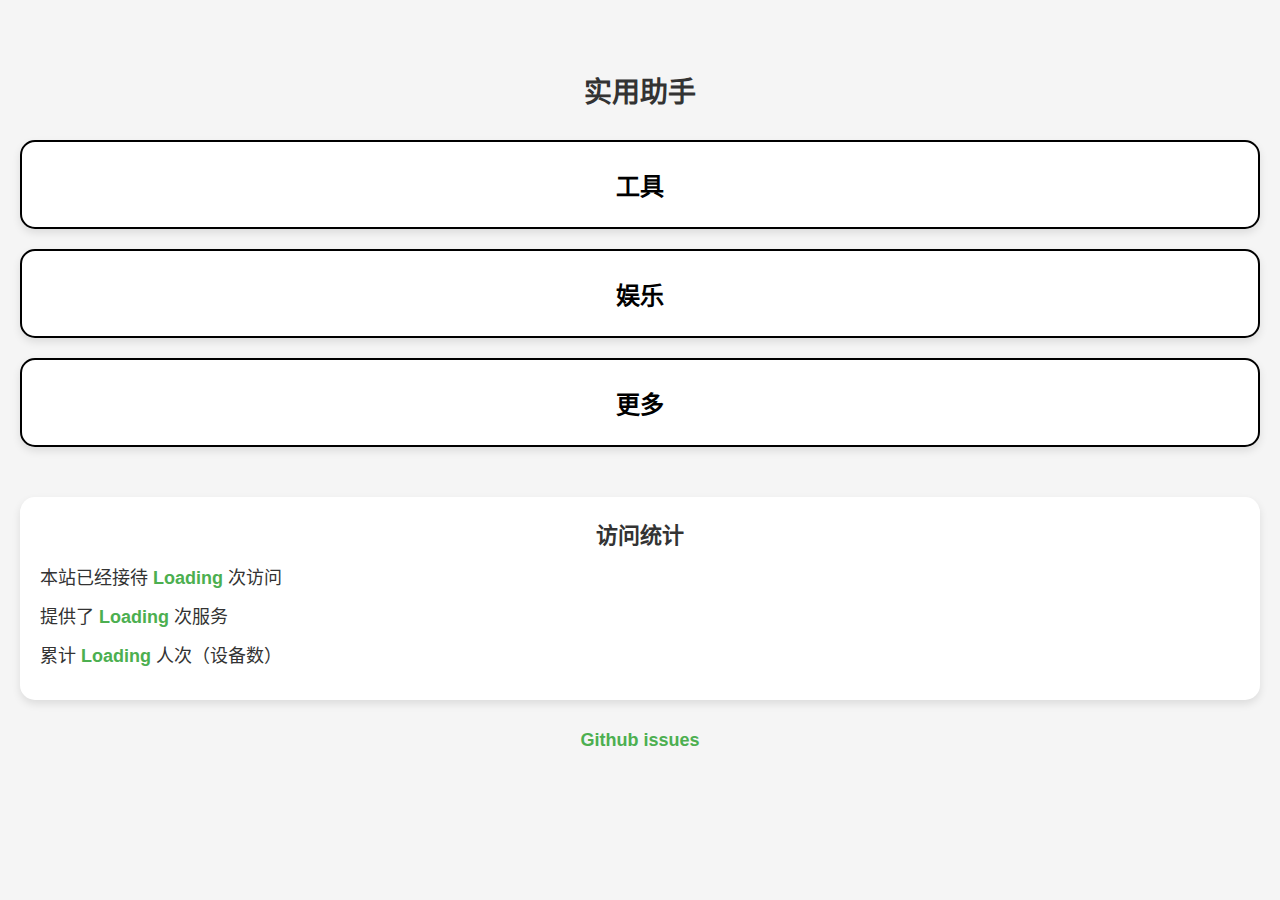
<file: index.html>
<!DOCTYPE html>
<html lang="zh-CN">
<head>
    <meta charset="UTF-8">
    <meta name="viewport" content="width=device-width, initial-scale=1.0, maximum-scale=1.0, user-scalable=no">
    <title>实用助手</title>
    <style>
        * {
            margin: 0;
            padding: 0;
            box-sizing: border-box;
        }
        
        body {
            font-family: 'Microsoft YaHei', Arial, sans-serif;
            background-color: #f5f5f5;
            color: #333;
        }
        
        .container {
            max-width: 100%;
            padding: 40px 20px 20px;
        }
        
        h1 {
            text-align: center;
            font-size: 28px;
            margin-bottom: 30px;
            margin-top: 30px;
            color: #333;
        }
        
        .button-list {
            display: flex;
            flex-direction: column;
            gap: 20px;
        }
        
        .button {
            background-color: #ffffff;
            color: rgb(0, 0, 0);
            padding: 25px;
            border: 2px solid black;
            border-radius: 15px;
            font-size: 24px;
            font-weight: bold;
            text-align: center;
            text-decoration: none;
            box-shadow: 0 4px 8px rgba(0,0,0,0.1);
            transition: background-color 0.3s;
        }
        
        .button:hover {
            background-color: #000000;
            color: #ffffff;
        }
    </style>
</head>
<body>
    <div class="container">
        <h1>实用助手</h1>
        <div class="button-list">
            <a href="tools.html" class="button">工具</a>
            <a href="entertainment.html" class="button">娱乐</a>
            <a href="more.html" class="button">更多</a>
        </div>
    </div>

    <!-- 访问统计卡片 -->
    <div class="stats-card">
        <h3>访问统计</h3>
        <div class="stats-content">
            <p>本站已经接待 <span id="vercount_value_page_pv">Loading</span> 次访问</p>
            <p>提供了 <span id="vercount_value_site_pv">Loading</span> 次服务</p>
            <p>累计 <span id="vercount_value_site_uv">Loading</span> 人次（设备数）</p>
        </div>
    </div>
    
    <!-- Github issues 链接 -->
    <div class="github-link">
        <a href="https://github.com/beijiushare/oldhelp/issues" class="external-link">Github issues</a>
    </div>
    
    <style>
        .stats-card {
            background-color: white;
            margin: 30px 20px;
            padding: 20px;
            border-radius: 15px;
            box-shadow: 0 4px 8px rgba(0,0,0,0.1);
        }
        
        .stats-card h3 {
            font-size: 22px;
            margin-bottom: 15px;
            text-align: center;
            color: #333;
        }
        
        .stats-content p {
            font-size: 18px;
            margin-bottom: 10px;
            line-height: 1.6;
        }
        
        .stats-content span {
            font-weight: bold;
            color: #4CAF50;
        }
        
        .github-link {
            text-align: center;
            margin: 20px 0;
        }
        
        .github-link a {
            color: #4CAF50;
            font-size: 18px;
            text-decoration: none;
            font-weight: bold;
        }
        
        .github-link a:hover {
            text-decoration: underline;
        }
    </style>
    
    <!-- Vercount 统计访问数目 -->
    <script defer src="https://events.vercount.one/js"></script>

</body>
</html>
</file>
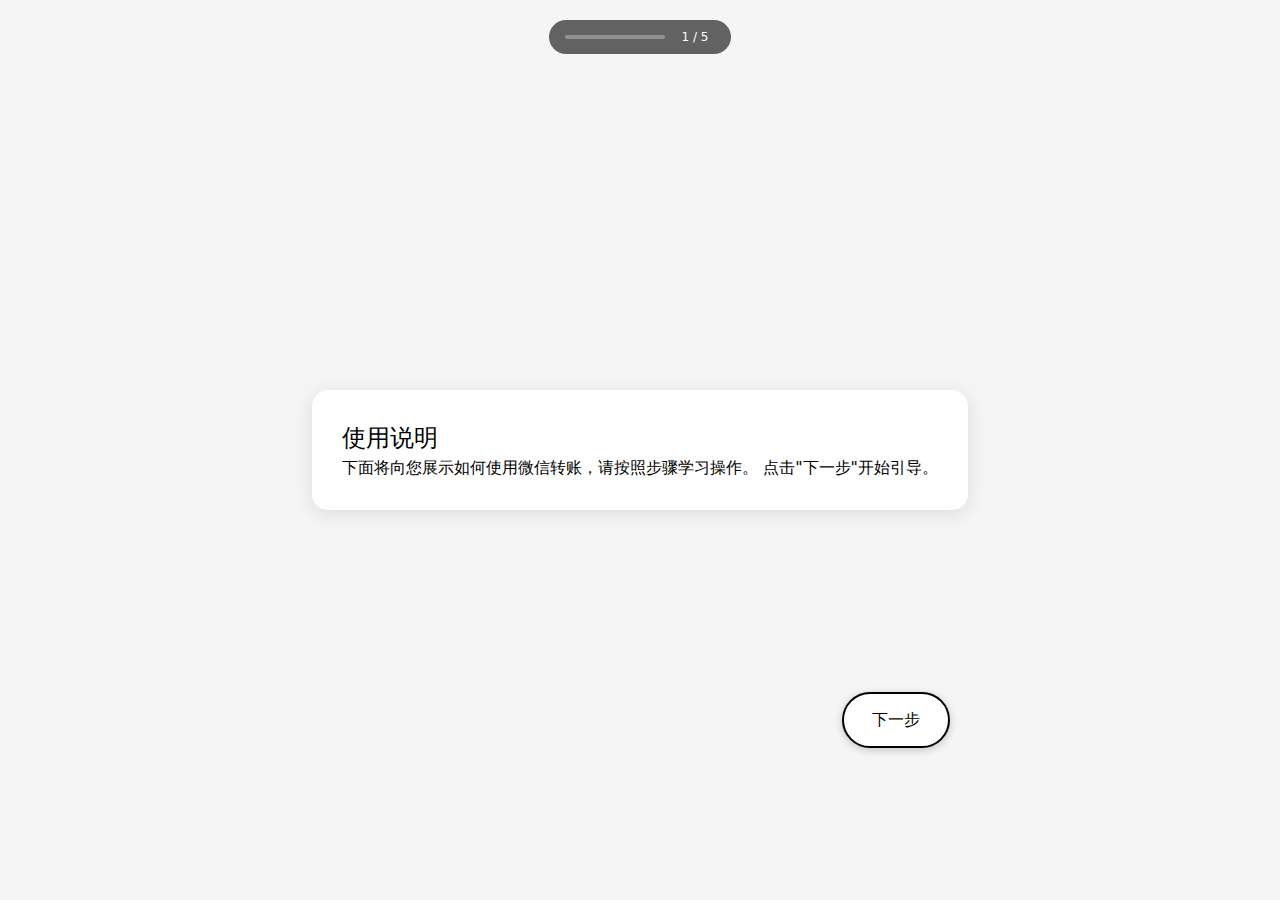
<file: course/wechat-transfer/index.html>
<!doctype html>
<html lang="en">
  <head>
    <meta charset="UTF-8" />
    <meta name="viewport" content="width=device-width, initial-scale=1.0" />
    <title>helper</title>
    <script type="module" crossorigin src="./assets/index-C_aieNoj.js"></script>
    <link rel="stylesheet" crossorigin href="./assets/index-BeGPTdHM.css">
  </head>
  <body>
    <div id="app"></div>
  </body>
</html>
</file>
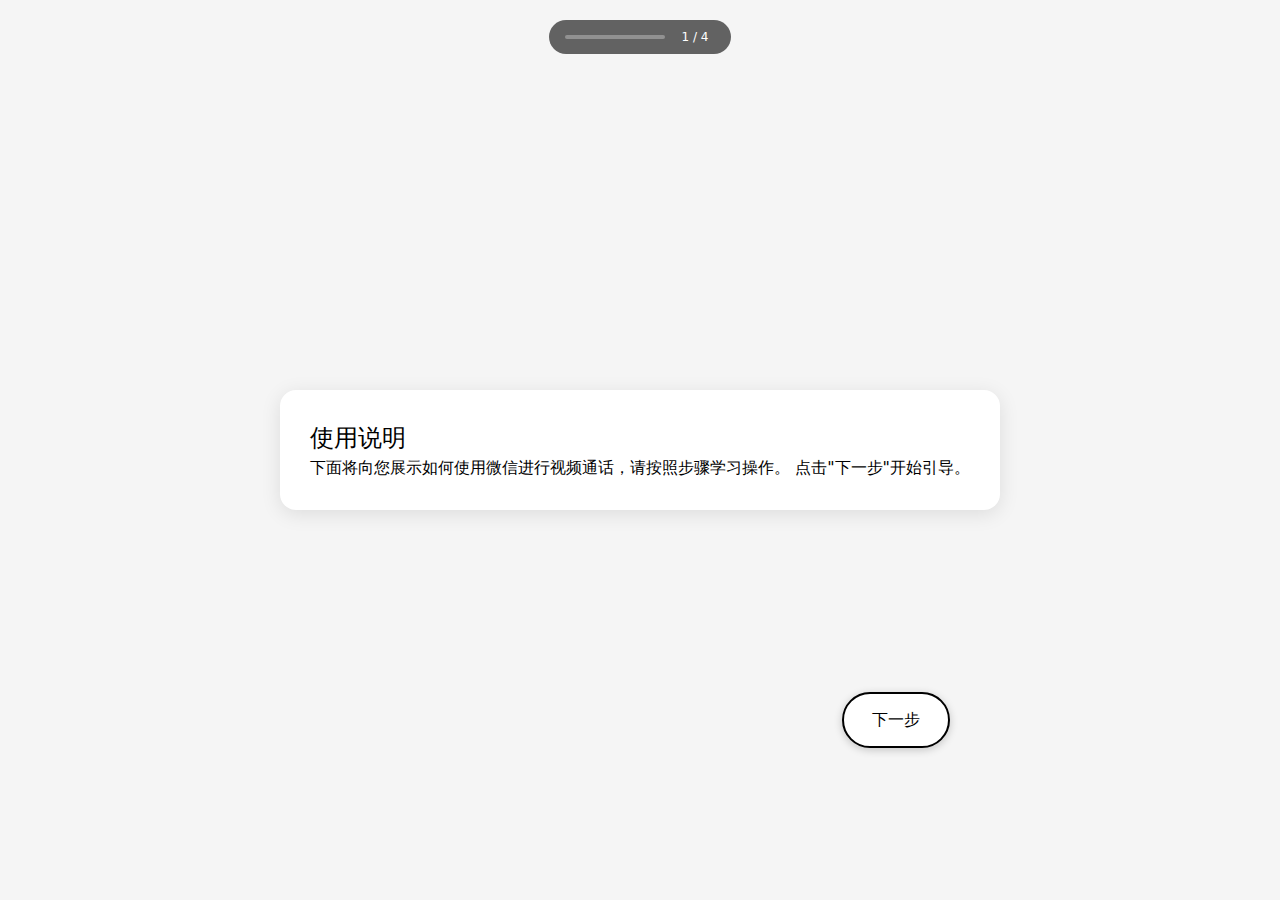
<file: course/wechat-video-call/index.html>
<!doctype html>
<html lang="en">
  <head>
    <meta charset="UTF-8" />
    <meta name="viewport" content="width=device-width, initial-scale=1.0" />
    <title>helper</title>
    <script type="module" crossorigin src="./assets/index-UghyGYh7.js"></script>
    <link rel="stylesheet" crossorigin href="./assets/index-BeGPTdHM.css">
  </head>
  <body>
    <div id="app"></div>
  </body>
</html>
</file>
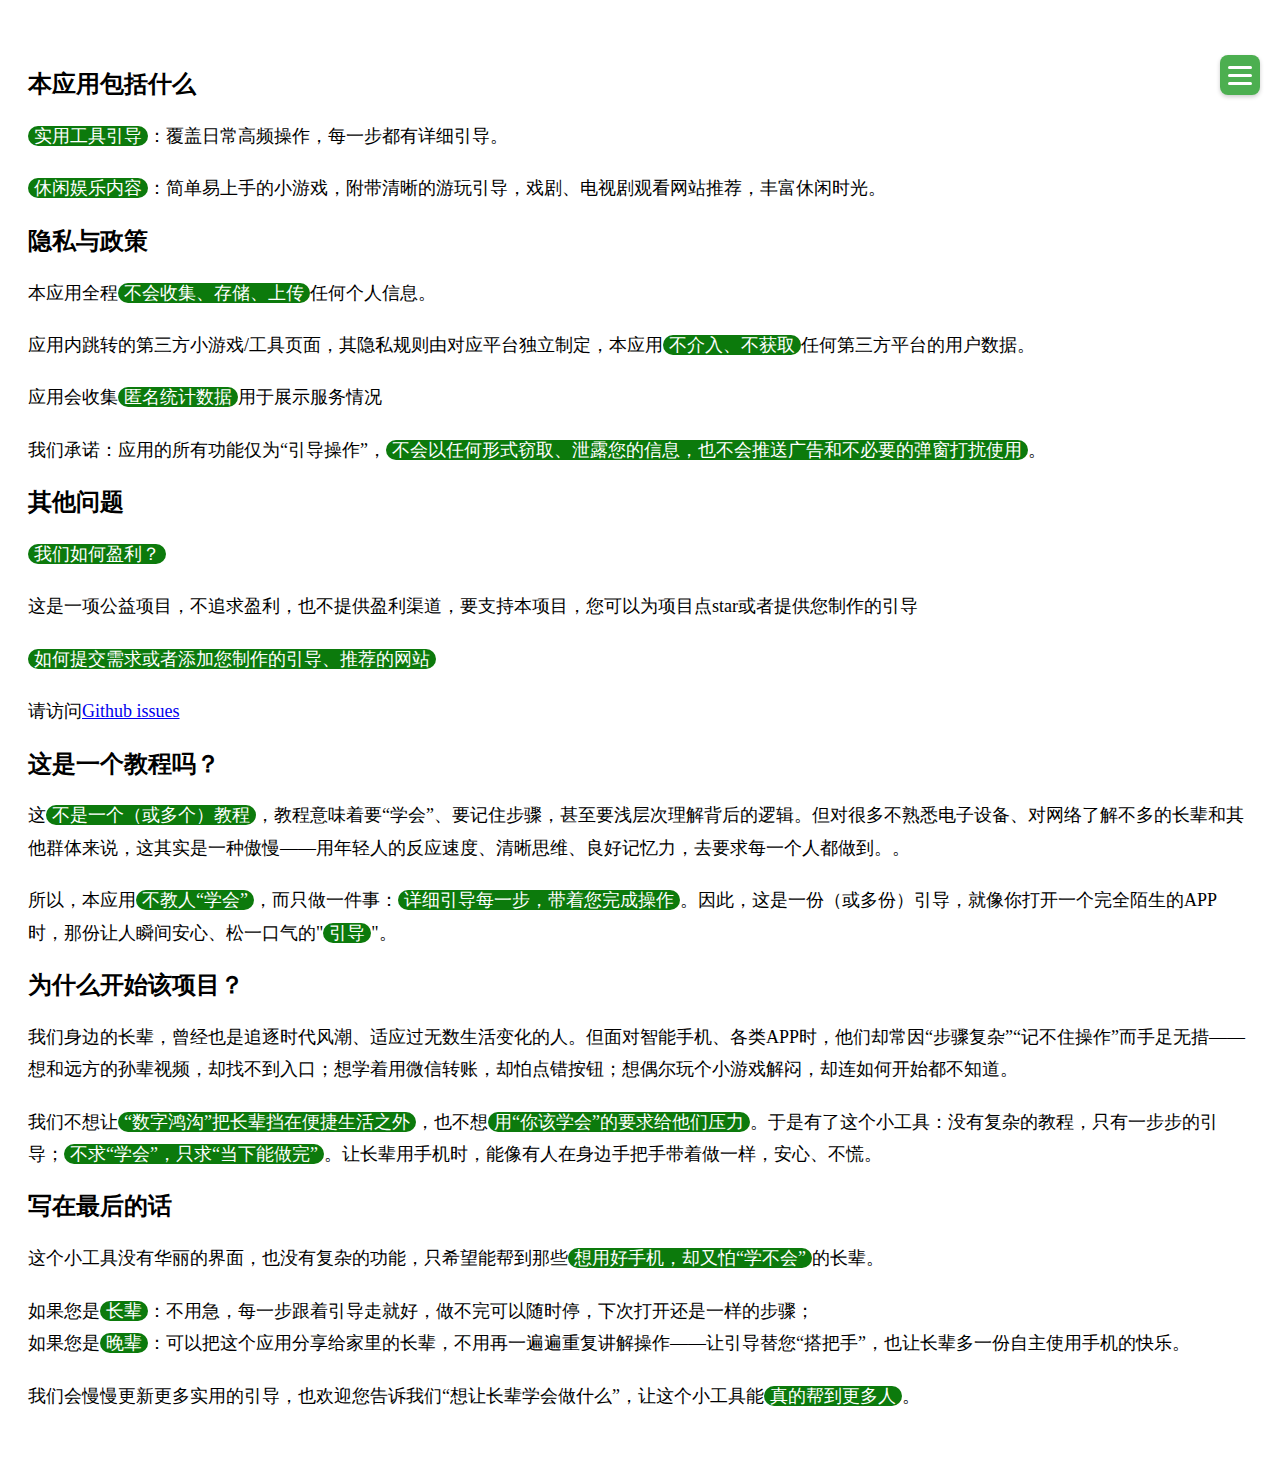
<file: about.html>
<!DOCTYPE html>
<html lang="en">

<head>
    <meta charset="UTF-8">
    <meta name="viewport" content="width=device-width, initial-scale=1.0">
    <title>更新日志</title>
    <style>
        .container {
            max-width: 100%;
            padding: 40px 20px 20px;
            position: relative;
        }
        
        /* 菜单按钮 */
        .menu-btn {
            position: fixed;
            top: 55px;
            right: 20px;
            width: 40px;
            height: 40px;
            background-color: #4CAF50;
            color: white;
            border: none;
            border-radius: 8px;
            cursor: pointer;
            display: flex;
            flex-direction: column;
            justify-content: center;
            align-items: center;
            gap: 5px;
            z-index: 1001;
            box-shadow: 0 2px 4px rgba(0,0,0,0.2);
        }
        
        .menu-btn span {
            width: 24px;
            height: 3px;
            background-color: white;
            border-radius: 2px;
            transition: all 0.3s ease;
        }
        
        .menu-btn.active span:nth-child(1) {
            transform: rotate(45deg) translate(5px, 5px);
        }
        
        .menu-btn.active span:nth-child(2) {
            opacity: 0;
        }
        
        .menu-btn.active span:nth-child(3) {
            transform: rotate(-45deg) translate(7px, -7px);
        }
        
        /* 侧边目录 */
        .sidebar {
            position: fixed;
            top: 0;
            right: -500px;
            width: 280px;
            height: 100vh;
            background-color: white;
            box-shadow: -4px 0 8px rgba(0,0,0,0.1);
            padding: 80px 20px 20px;
            transition: right 0.3s ease;
            z-index: 1000;
            overflow-y: auto;
        }
        
        .sidebar.active {
            right: 0;
        }
        
        .sidebar h3 {
            font-size: 20px;
            margin-bottom: 20px;
            color: #333;
            text-align: center;
        }
        
        .sidebar ul {
            list-style: none;
            padding: 0;
        }
        
        .sidebar li {
            margin-bottom: 12px;
        }
        
        .sidebar a {
            color: #333;
            text-decoration: none;
            font-size: 16px;
            display: block;
            padding: 8px 12px;
            border-radius: 6px;
            transition: background-color 0.3s ease;
        }
        
        .sidebar a:hover {
            background-color: #f0f0f0;
        }
        
        /* 遮罩层 */
        .overlay {
            position: fixed;
            top: 0;
            left: 0;
            width: 100vw;
            height: 100vh;
            background-color: rgba(0,0,0,0.5);
            opacity: 0;
            visibility: hidden;
            transition: all 0.3s ease;
            z-index: 999;
        }
        
        .overlay.active {
            opacity: 1;
            visibility: visible;
        }

        .text-highlight {
            background-color: #0c7a0c;
            color: #ffffff;
            padding: 0px 6px;
            border-radius: 12px;
            display: inline;
        }

        p {
            font-size: 18px;
            line-height: 1.8;
            margin-bottom: 20px;
        }
    </style>
</head>

<body>
    <button class="menu-btn" id="menuBtn">
        <span></span>
        <span></span>
        <span></span>
    </button>
    <div class="overlay" id="overlay"></div>
    <div class="sidebar" id="sidebar">
        <h3>目录</h3>
        <ul>
            <li><a href="#section1">本应用包括什么</a></li>
            <li><a href="#section2">隐私与政策</a></li>
            <li><a href="#section3">其他问题</a></li>
            <li><a href="#section4">这是一个教程吗？</a></li>
            <li><a href="#section5">为什么开始该项目？</a></li>
            <li><a href="#section6">写在最后的话</a></li>
        </ul>
    </div>
    <div class="container">

        <h2 id="section1">本应用包括什么</h2>
        <p>[[实用工具引导]]：覆盖日常高频操作，每一步都有详细引导。</p>
        <p>[[休闲娱乐内容]]：简单易上手的小游戏，附带清晰的游玩引导，戏剧、电视剧观看网站推荐，丰富休闲时光。</p>

        <h2 id="section2">隐私与政策</h2>
        <p>
            本应用全程[[不会收集、存储、上传]]任何个人信息。
        </p>
        <p>
            应用内跳转的第三方小游戏/工具页面，其隐私规则由对应平台独立制定，本应用[[不介入、不获取]]任何第三方平台的用户数据。
        </p>
        <p>应用会收集[[匿名统计数据]]用于展示服务情况</p>
        <p>
            我们承诺：应用的所有功能仅为“引导操作”，[[不会以任何形式窃取、泄露您的信息，也不会推送广告和不必要的弹窗打扰使用]]。
        </p>

        <h2 id="section3">其他问题</h2>
        <p>[[我们如何盈利？]]</p>
        <p>这是一项公益项目，不追求盈利，也不提供盈利渠道，要支持本项目，您可以为项目点star或者提供您制作的引导</p>
        <p>[[如何提交需求或者添加您制作的引导、推荐的网站]]
        <p>请访问<a href="https://github.com/beijiushare/oldhelp/issues" class="external-link">Github issues</a></p>

        <h2 id="section4">这是一个教程吗？</h2>
        <p>
            这[[不是一个（或多个）教程]]，教程意味着要“学会”、要记住步骤，甚至要浅层次理解背后的逻辑。但对很多不熟悉电子设备、对网络了解不多的长辈和其他群体来说，这其实是一种傲慢——用年轻人的反应速度、清晰思维、良好记忆力，去要求每一个人都做到。。
        </p>
        <p>
            所以，本应用[[不教人“学会”]]，而只做一件事：[[详细引导每一步，带着您完成操作]]。因此，这是一份（或多份）引导，就像你打开一个完全陌生的APP时，那份让人瞬间安心、松一口气的"[[引导]]"。
        </p>

        <h2 id="section5">为什么开始该项目？</h2>
        <p>
            我们身边的长辈，曾经也是追逐时代风潮、适应过无数生活变化的人。但面对智能手机、各类APP时，他们却常因“步骤复杂”“记不住操作”而手足无措——想和远方的孙辈视频，却找不到入口；想学着用微信转账，却怕点错按钮；想偶尔玩个小游戏解闷，却连如何开始都不知道。
        </p>
        <p>
            我们不想让[[“数字鸿沟”把长辈挡在便捷生活之外]]，也不想[[用“你该学会”的要求给他们压力]]。于是有了这个小工具：没有复杂的教程，只有一步步的引导；[[不求“学会”，只求“当下能做完”]]。让长辈用手机时，能像有人在身边手把手带着做一样，安心、不慌。
        </p>

        <h2 id="section6">写在最后的话</h2>
        <p>
            这个小工具没有华丽的界面，也没有复杂的功能，只希望能帮到那些[[想用好手机，却又怕“学不会”]]的长辈。
        </p>
        <p>
            如果您是[[长辈]]：不用急，每一步跟着引导走就好，做不完可以随时停，下次打开还是一样的步骤；<br>
            如果您是[[晚辈]]：可以把这个应用分享给家里的长辈，不用再一遍遍重复讲解操作——让引导替您“搭把手”，也让长辈多一份自主使用手机的快乐。
        </p>
        <p>
            我们会慢慢更新更多实用的引导，也欢迎您告诉我们“想让长辈学会做什么”，让这个小工具能[[真的帮到更多人]]。
        </p>
    </div>

    <script>
        // 自动处理高亮文本标记 [[text]]
        document.addEventListener('DOMContentLoaded', function () {
            const elements = document.querySelectorAll('p');
            elements.forEach(function (element) {
                element.innerHTML = element.innerHTML.replace(/\[\[(.*?)\]\]/g, '<span class="text-highlight">$1</span>');
            });
        });
        
        // 侧边菜单功能
        document.addEventListener('DOMContentLoaded', function () {
            const menuBtn = document.getElementById('menuBtn');
            const sidebar = document.getElementById('sidebar');
            const overlay = document.getElementById('overlay');
            const sidebarLinks = document.querySelectorAll('.sidebar a');
            
            // 切换菜单
            function toggleMenu() {
                menuBtn.classList.toggle('active');
                sidebar.classList.toggle('active');
                overlay.classList.toggle('active');
            }
            
            // 点击菜单按钮
            menuBtn.addEventListener('click', toggleMenu);
            
            // 点击遮罩层
            overlay.addEventListener('click', toggleMenu);
            
            // 点击目录链接
            sidebarLinks.forEach(link => {
                link.addEventListener('click', function() {
                    toggleMenu();
                });
            });
        });
    </script>
</body>

</html>
</file>
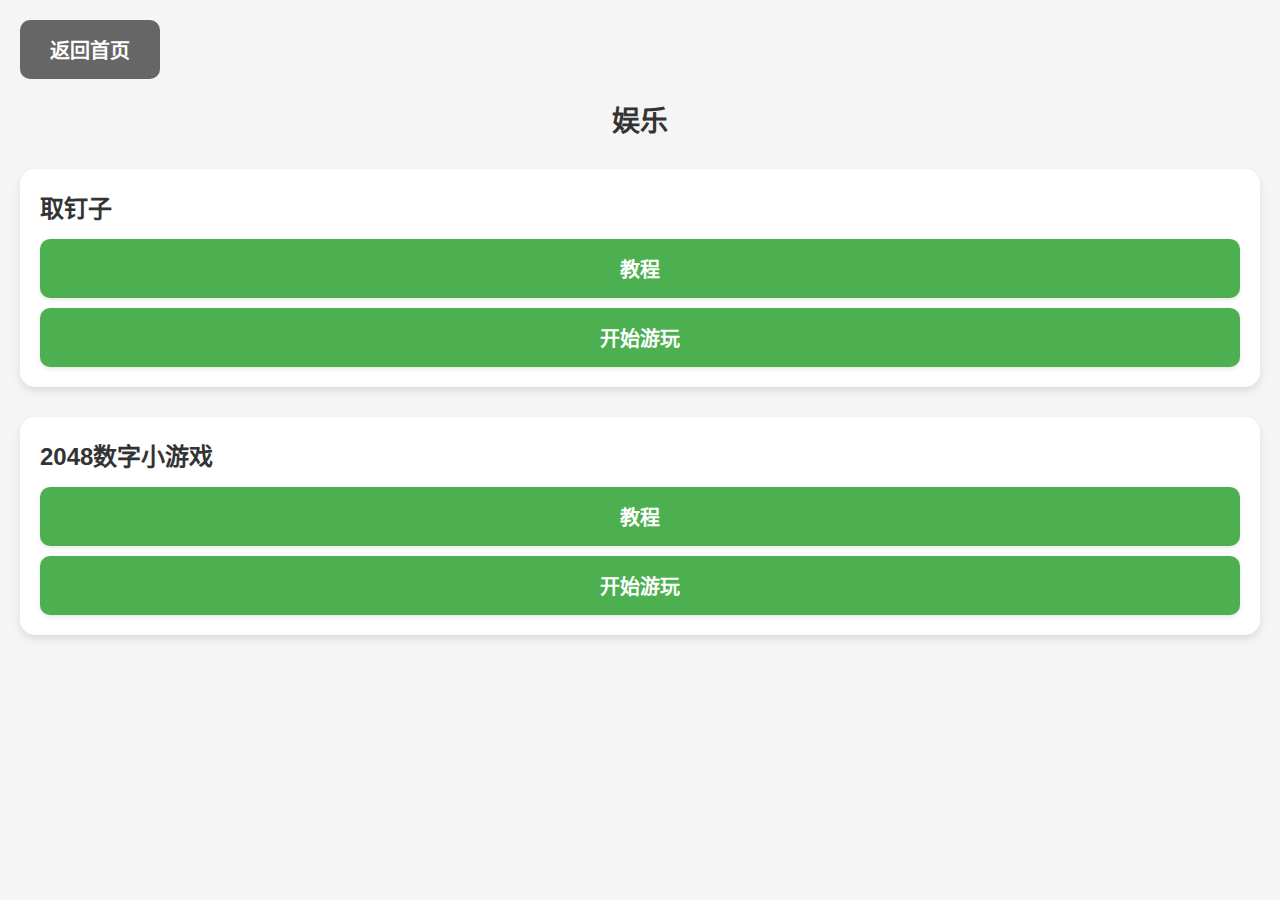
<file: entertainment.html>
<!DOCTYPE html>
<html lang="zh-CN">
<head>
    <meta charset="UTF-8">
    <meta name="viewport" content="width=device-width, initial-scale=1.0, maximum-scale=1.0, user-scalable=no">
    <title>娱乐 - 老人助手</title>
    <style>
        * {
            margin: 0;
            padding: 0;
            box-sizing: border-box;
        }
        
        body {
            font-family: 'Microsoft YaHei', Arial, sans-serif;
            background-color: #f5f5f5;
            color: #333;
        }
        
        .container {
            max-width: 100%;
            padding: 20px;
        }
        
        h1 {
            text-align: center;
            font-size: 28px;
            margin-bottom: 30px;
            color: #333;
        }
        
        h2 {
            font-size: 24px;
            margin: 20px 0 15px;
            color: #555;
        }
        
        .back-button {
            display: inline-block;
            background-color: #666;
            color: white;
            padding: 15px 30px;
            border: none;
            border-radius: 10px;
            font-size: 20px;
            font-weight: bold;
            text-decoration: none;
            margin-bottom: 20px;
        }
        
        .game-section {
            margin-bottom: 30px;
            background-color: white;
            padding: 20px;
            border-radius: 15px;
            box-shadow: 0 4px 8px rgba(0,0,0,0.1);
        }
        
        .game-title {
            font-size: 24px;
            font-weight: bold;
            margin-bottom: 15px;
            color: #333;
        }
        
        .game-options {
            display: flex;
            flex-direction: column;
            gap: 10px;
        }
        
        .option-button {
            background-color: #4CAF50;
            color: white;
            padding: 15px;
            border: none;
            border-radius: 10px;
            font-size: 20px;
            font-weight: bold;
            text-align: center;
            text-decoration: none;
            box-shadow: 0 2px 4px rgba(0,0,0,0.1);
            transition: background-color 0.3s;
        }
        
        .option-button:hover {
            background-color: #45a049;
        }
        
        .option-button:active {
            background-color: #3d8b40;
            transform: translateY(2px);
        }
    </style>
</head>
<body>
    <div class="container">
        <a href="index.html" class="back-button">返回首页</a>
        <h1>娱乐</h1>
        
        <div class="game-section">
            <div class="game-title">取钉子</div>
            <div class="game-options">
                <a href="course/nail-remover-tutorial.html" class="option-button">教程</a>
                <a href="https://example.com/nail-remover-game" class="option-button">开始游玩</a>
            </div>
        </div>
        
        <div class="game-section">
            <div class="game-title">2048数字小游戏</div>
            <div class="game-options">
                <a href="course/2048-tutorial.html" class="option-button">教程</a>
                <a href="https://example.com/2048-game" class="option-button">开始游玩</a>
            </div>
        </div>
    </div>
</body>
</html>
</file>
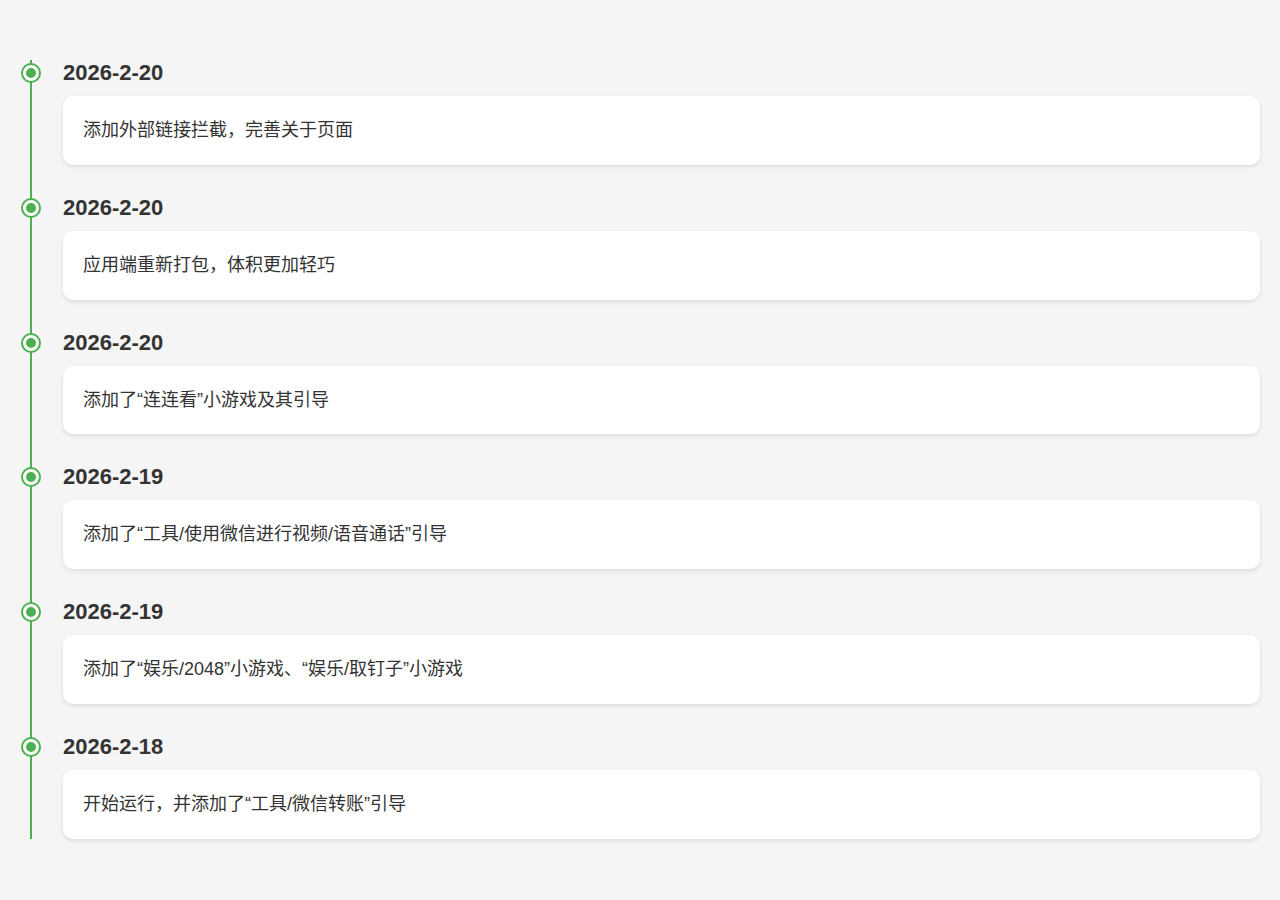
<file: log.html>
<!DOCTYPE html>
<html lang="zh-CN">

<head>
    <meta charset="UTF-8">
    <meta name="viewport" content="width=device-width, initial-scale=1.0, maximum-scale=1.0, user-scalable=no">
    <title>更新日志</title>
    <style>
        * {
            margin: 0;
            padding: 0;
            box-sizing: border-box;
        }
        
        body {
            font-family: 'Microsoft YaHei', Arial, sans-serif;
            background-color: #f5f5f5;
            color: #333;
        }
        
        .container {
            max-width: 100%;
            padding: 60px 20px 20px;
        }
    
        
        .timeline {
            position: relative;
            padding-left: 43px;
        }
        
        .timeline::before {
            content: '';
            position: absolute;
            left: 10px;
            top: 0;
            bottom: 0;
            width: 2px;
            background-color: #4CAF50;
        }
        
        .timeline-item {
            position: relative;
            margin-bottom: 30px;
        }
        
        .timeline-item::before {
            content: '';
            position: absolute;
            left: -40px;
            top: 5px;
            width: 10px;
            height: 10px;
            border-radius: 50%;
            background-color: #4CAF50;
            border: 3px solid white;
            box-shadow: 0 0 0 2px #4CAF50;
        }
        
        .timeline-date {
            font-size: 22px;
            font-weight: bold;
            margin-bottom: 10px;
            color: #333;
        }
        
        .timeline-content {
            font-size: 18px;
            line-height: 1.6;
            background-color: white;
            padding: 20px;
            border-radius: 10px;
            box-shadow: 0 2px 4px rgba(0,0,0,0.1);
        }

    </style>
</head>

<body>
    <div class="container">
        <div class="timeline">

            <div class="timeline-item">
                <div class="timeline-date">2026-2-20</div>
                <div class="timeline-content">
                    <p>添加外部链接拦截，完善关于页面</p>
                </div>
            </div>

            <div class="timeline-item">
                <div class="timeline-date">2026-2-20</div>
                <div class="timeline-content">
                    <p>应用端重新打包，体积更加轻巧</p>
                </div>
            </div>

            <div class="timeline-item">
                <div class="timeline-date">2026-2-20</div>
                <div class="timeline-content">
                    <p>添加了“连连看”小游戏及其引导</p>
                </div>
            </div>

            <div class="timeline-item">
                <div class="timeline-date">2026-2-19</div>
                <div class="timeline-content">
                    <p>添加了“工具/使用微信进行视频/语音通话”引导</p>
                </div>
            </div>

            <div class="timeline-item">
                <div class="timeline-date">2026-2-19</div>
                <div class="timeline-content">
                    <p>添加了“娱乐/2048”小游戏、“娱乐/取钉子”小游戏</p>
                </div>
            </div>

            <div class="timeline-item">
                <div class="timeline-date">2026-2-18</div>
                <div class="timeline-content">
                    <p>开始运行，并添加了“工具/微信转账”引导</p>
                </div>
            </div>
            
        </div>
    </div>
</body>

</html>
</file>
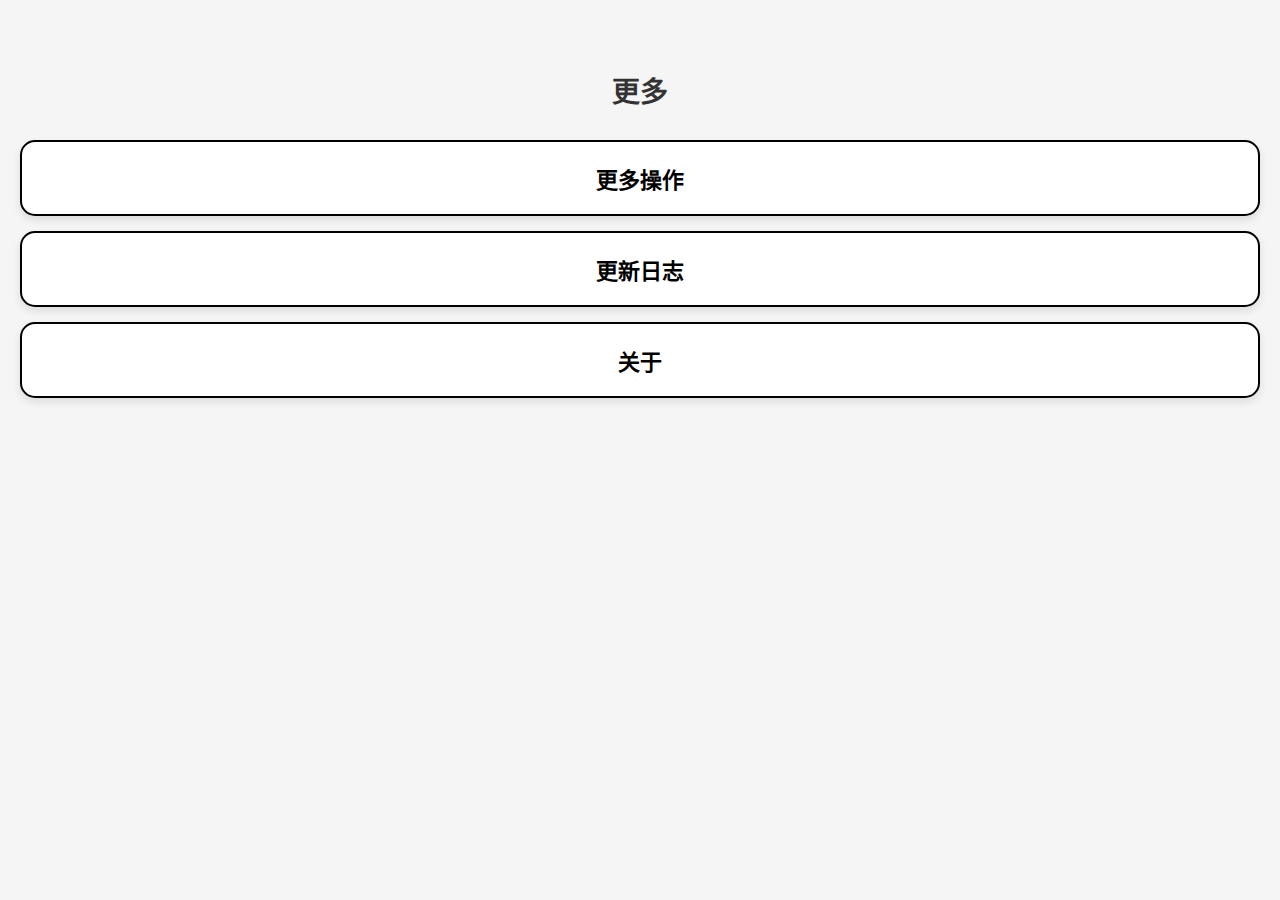
<file: more.html>
<!DOCTYPE html>
<html lang="zh-CN">
<head>
    <meta charset="UTF-8">
    <meta name="viewport" content="width=device-width, initial-scale=1.0, maximum-scale=1.0, user-scalable=no">
    <title>更多 - 实用助手</title>
    <style>
        * {
            margin: 0;
            padding: 0;
            box-sizing: border-box;
        }
        
        body {
            font-family: 'Microsoft YaHei', Arial, sans-serif;
            background-color: #f5f5f5;
            color: #333;
        }
        
        .container {
            max-width: 100%;
            padding: 40px 20px 20px;
        }
        
        h1 {
            text-align: center;
            font-size: 28px;
            margin-bottom: 30px;
            margin-top: 30px;
            color: #333;
        }
        
        .button-list {
            display: flex;
            flex-direction: column;
            gap: 15px;
        }
        
        .button {
            background-color: #ffffff;
            color: rgb(0, 0, 0);
            padding: 20px;
            border: 2px solid black;
            border-radius: 15px;
            font-size: 22px;
            font-weight: bold;
            text-align: center;
            text-decoration: none;
            box-shadow: 0 4px 8px rgba(0,0,0,0.1);
            transition: background-color 0.3s;
        }
        
        .button:hover {
            background-color: #000000;
            color: #ffffff;
        }
    </style>
</head>
<body>
    <div class="container">
        <h1>更多</h1>
        <div class="button-list">
            <a href="more/more-operations.html" class="button">更多操作</a>
            <a href="more/log.html" class="button">更新日志</a>
            <a href="more/about.html" class="button">关于</a>
        </div>
    </div>
</body>
</html>
</file>
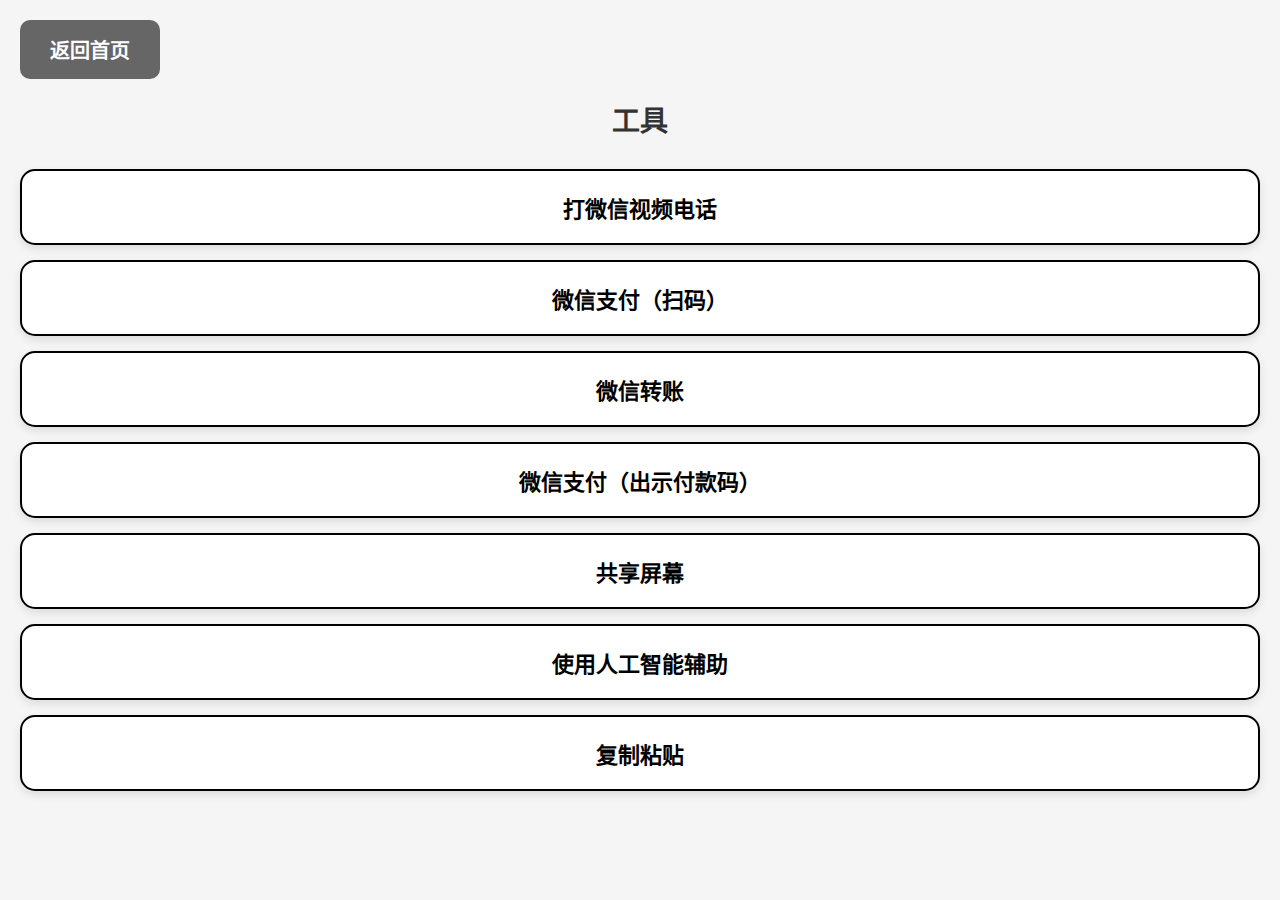
<file: tools.html>
<!DOCTYPE html>
<html lang="zh-CN">
<head>
    <meta charset="UTF-8">
    <meta name="viewport" content="width=device-width, initial-scale=1.0, maximum-scale=1.0, user-scalable=no">
    <title>工具 - 老人助手</title>
    <style>
        * {
            margin: 0;
            padding: 0;
            box-sizing: border-box;
        }
        
        body {
            font-family: 'Microsoft YaHei', Arial, sans-serif;
            background-color: #f5f5f5;
            color: #333;
        }
        
        .container {
            max-width: 100%;
            padding: 20px;
        }
        
        h1 {
            text-align: center;
            font-size: 28px;
            margin-bottom: 30px;
            color: #333;
        }
        
        .back-button {
            display: inline-block;
            background-color: #666;
            color: white;
            padding: 15px 30px;
            border: none;
            border-radius: 10px;
            font-size: 20px;
            font-weight: bold;
            text-decoration: none;
            margin-bottom: 20px;
        }
        
        .button-list {
            display: flex;
            flex-direction: column;
            gap: 15px;
        }
        
        .button {
            background-color: #ffffff;
            color: rgb(0, 0, 0);
            padding: 20px;
            border: 2px solid black;
            border-radius: 15px;
            font-size: 22px;
            font-weight: bold;
            text-align: center;
            text-decoration: none;
            box-shadow: 0 4px 8px rgba(0,0,0,0.1);
            transition: background-color 0.3s;
        }
        
        .button:hover {
            background-color: #45a049;
        }
        
    </style>
</head>
<body>
    <div class="container">
        <a href="index.html" class="back-button">返回首页</a>
        <h1>工具</h1>
        <div class="button-list">
            <a href="course/wechat-video-call.html" class="button">打微信视频电话</a>
            <a href="course/wechat-scan.html" class="button">微信支付（扫码）</a>
            <a href="course/wechat-transfer/index.html" class="button">微信转账</a>
            <a href="course/wechat-pay.html" class="button">微信支付（出示付款码）</a>
            <a href="course/share-screen.html" class="button">共享屏幕</a>
            <a href="course/ai-assistant.html" class="button">使用人工智能辅助</a>
            <a href="course/copy-paste.html" class="button">复制粘贴</a>
        </div>
    </div>
</body>
</html>
</file>
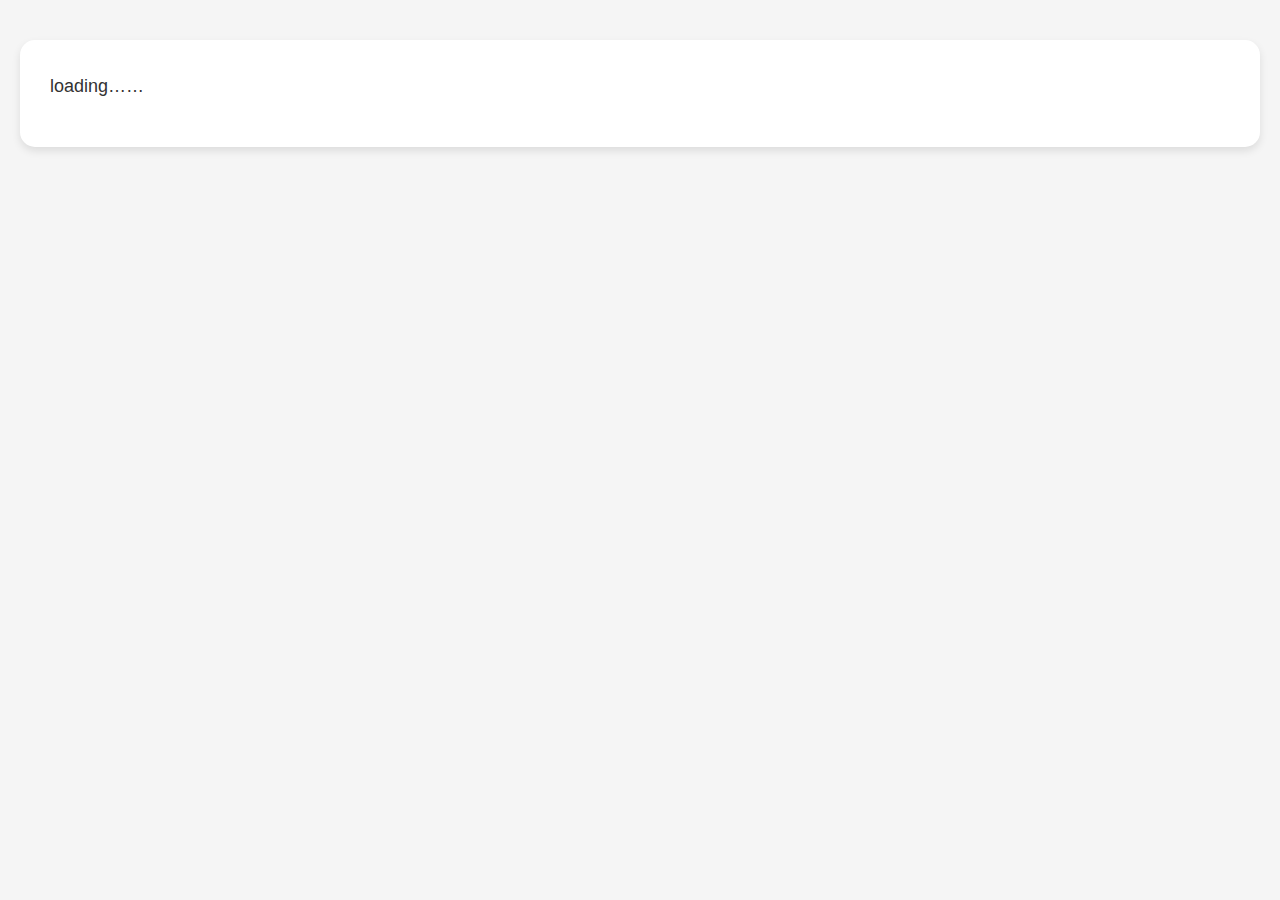
<file: tools/txt.html>
<!DOCTYPE html>
<html lang="zh-CN">
<head>
    <meta charset="UTF-8">
    <meta name="viewport" content="width=device-width, initial-scale=1.0, maximum-scale=1.0, user-scalable=no">
    <title>文本解析工具</title>
    <style>
        * {
            margin: 0;
            padding: 0;
            box-sizing: border-box;
        }
        
        body {
            font-family: 'Microsoft YaHei', Arial, sans-serif;
            background-color: #f5f5f5;
            color: #333;
        }
        
        .container {
            max-width: 100%;
            padding: 40px 20px 20px;
        }
        
        .content {
            background-color: white;
            padding: 30px;
            border-radius: 15px;
            box-shadow: 0 4px 8px rgba(0,0,0,0.1);
            margin-bottom: 20px;
        }
        
        .text-highlight {
            background-color: #0c7a0c;
            color: #ffffff;
            padding: 0px 6px;
            border-radius: 12px;
            display: inline;
        }
        
        h2 {
            font-size: 24px;
            margin: 20px 0 15px;
            color: #333;
        }
        
        h3 {
            font-size: 22px;
            margin: 15px 0 10px;
            color: #555;
        }
        
        a {
            color: #4CAF50;
            text-decoration: none;
            font-weight: bold;
        }
        
        a:hover {
            text-decoration: underline;
        }
        
        p {
            font-size: 18px;
            margin-bottom: 15px;
            line-height: 1.8;
        }
    </style>
</head>
<body>
    <div class="container">
        <div class="content" id="output-content">
            <p>loading……</p>
        </div>
    </div>
    
    <script>
        // 解析文本
        function parseText(text) {
            const outputDiv = document.getElementById('output-content');
            
            // 直接使用传入的文本
            let content = text;
            
            // 解析文本
            let html = '';
            
            // 按行分割，处理各种换行符
            const lines = content.split(/\r?\n/);
            
            lines.forEach(line => {
                // 去除首尾空白
                line = line.trim();
                
                // 处理一级标题
                if (line.startsWith('#')) {
                    const title = line.substring(1).trim();
                    html += `<h2>${title}</h2>`;
                }
                // 处理二级标题
                else if (line.startsWith('##')) {
                    const title = line.substring(2).trim();
                    html += `<h3>${title}</h3>`;
                }
                // 处理普通文本
                else if (line !== '') {
                    // 处理链接文本 链接文本||https://example.com
                    let processedLine = line;
                    if (line.includes('||')) {
                        const parts = line.split('||');
                        if (parts.length === 2) {
                            const linkText = parts[0].trim();
                            const url = parts[1].trim();
                            processedLine = `<a href="${url}" target="_blank">${linkText}</a>`;
                        }
                    }
                    // 处理高亮文本 [[重点信息]]
                    processedLine = processedLine.replace(/\[\[(.*?)\]\]/g, '<span class="text-highlight">$1</span>');
                    html += `<p>${processedLine}</p>`;
                }
            });
            
            // 显示结果
            outputDiv.innerHTML = html || '<p>解析结果为空</p>';
        }
        
        // 检查URL参数中是否有文本
        function checkUrlParams() {
            const outputDiv = document.getElementById('output-content');
            
            // 尝试从完整URL中提取text参数
            let textParam = '';
            
            // 方法：从完整URL中手动提取
            try {
                const url = window.location.href;
                // 找到text参数的开始位置
                const textStart = url.indexOf('?text=');
                if (textStart !== -1) {
                    // 提取从text=开始到URL结束的部分
                    textParam = url.substring(textStart + 6);
                }
            } catch (e) {
                // 提取失败，保持textParam为空
            }
            
            if (textParam) {
                try {
                    // 解码URL编码的文本
                    let decodedText = decodeURIComponent(textParam);
                    
                    // 处理可能的双重编码
                    try {
                        decodedText = decodeURIComponent(decodedText);
                    } catch (e) {
                        // 双重解码失败，使用单次解码结果
                    }
                    
                    // 处理转义的换行符
                    decodedText = decodedText.replace(/\\n/g, '\n');
                    
                    parseText(decodedText);
                } catch (e) {
                    outputDiv.innerHTML = `<p>解码失败：${e.message}</p>`;
                }
            } else {
                // 保持默认显示"有待展示"
            }
        }
        
        // 页面加载时检查URL参数
        window.onload = checkUrlParams;
    </script>
</body>
</html>
</file>
<file: course/wechat-transfer/assets/index-BeGPTdHM.css>
:root{font-family:system-ui,Avenir,Helvetica,Arial,sans-serif;line-height:1.5;font-weight:400;font-synthesis:none;text-rendering:optimizeLegibility;-webkit-font-smoothing:antialiased;-moz-osx-font-smoothing:grayscale}html,body{width:100%;height:100%;overflow:hidden}body{margin:0;padding:0}#app{width:100vw;height:100vh;overflow:hidden}.tutorial-image[data-v-9f5fcc33]{width:100%;height:100%;position:relative;overflow:hidden;display:flex;align-items:center;justify-content:center;background-color:#000}.tutorial-image img[data-v-9f5fcc33]{object-fit:contain;max-width:100%;max-height:100%}.overlay[data-v-9f5fcc33]{position:absolute;top:0;left:0;width:100%;height:100%;pointer-events:none}.overlay[data-v-9f5fcc33]>*{pointer-events:auto}.breathing-circle[data-v-8e6f780b]{position:absolute;border-radius:50%;transform:translate(-50%,-50%);opacity:.2;animation:breathe-8e6f780b 2s infinite ease-in-out;border:3px solid}@keyframes breathe-8e6f780b{0%,to{transform:translate(-50%,-50%) scale(.9);opacity:.6}50%{transform:translate(-50%,-50%) scale(1.1);opacity:.3}}.tooltip[data-v-3054bac8]{position:absolute;transform:translate(0);max-width:80%}.tooltip-content[data-v-3054bac8]{background-color:#fff;color:#000;padding:10px 15px;border-radius:8px;font-size:18px;line-height:1.4;box-shadow:0 2px 10px #0003;border:2px solid black}.next-button[data-v-ef65d716]{position:absolute;transform:translate(-50%,-50%);background:#fff;color:#000;padding:14px 28px;border-radius:30px;font-size:16px;font-weight:600;cursor:pointer;box-shadow:0 2px 8px #0003;transition:all .3s ease;display:flex;align-items:center;gap:8px;border:2px solid black;outline:none;white-space:nowrap}.next-button[data-v-ef65d716]:hover{transform:translate(-50%,-50%) scale(1.05);box-shadow:0 4px 12px #0000004d}.next-button[data-v-ef65d716]:active{transform:translate(-50%,-50%) scale(.98)}.prev-button[data-v-9e6dc3bf]{position:absolute;transform:translate(-50%,-50%);background:#fff;color:#000;padding:14px 28px;border-radius:30px;font-size:16px;font-weight:600;cursor:pointer;box-shadow:0 2px 8px #0003;transition:all .3s ease;display:flex;align-items:center;gap:8px;border:2px solid black;outline:none;white-space:nowrap}.prev-button[data-v-9e6dc3bf]:hover{transform:translate(-50%,-50%) scale(1.05);box-shadow:0 4px 12px #0000004d}.prev-button[data-v-9e6dc3bf]:active{transform:translate(-50%,-50%) scale(.98)}.description[data-v-331d1690]{width:100%;height:100%;display:flex;align-items:center;justify-content:center;background-color:#f5f5f5}.description-content[data-v-331d1690]{max-width:90%;padding:30px;background-color:#fff;border-radius:16px;box-shadow:0 4px 20px #0000001a}.description-title[data-v-331d1690]{font-size:24px;font-weight:700;color:#333;margin-bottom:20px;text-align:center}.description-content p[data-v-331d1690]{font-size:18px;line-height:1.6;color:#1d1c1c;margin-bottom:30px;text-align:justify}.description-buttons[data-v-331d1690]{margin-top:30px;display:flex;justify-content:space-around;align-items:center}.tutorial-step[data-v-23b94511]{width:100%;height:100%}*{margin:0;padding:0;box-sizing:border-box}.tutorial-app{width:100vw;height:100vh;overflow:hidden;position:relative;background-color:#000}.step-indicator{position:absolute;top:20px;left:50%;transform:translate(-50%);display:flex;align-items:center;gap:10px;z-index:100;background-color:#0009;padding:8px 16px;border-radius:20px}.progress-bar-container{width:100px;height:4px;background-color:#ffffff4d;border-radius:2px;overflow:hidden}.progress-bar{height:100%;background-color:#4caf50;border-radius:2px;transition:width .3s ease;box-shadow:0 0 5px #4caf50cc}.step-text{color:#fff;font-size:12px;font-weight:500;min-width:40px;text-align:center}.slide-next-enter-active,.slide-next-leave-active{transition:opacity .3s ease,transform .3s ease;position:absolute;width:100%;height:100%}.slide-next-enter-from{opacity:0;transform:translate(100%)}.slide-next-leave-to{opacity:0;transform:translate(-100%)}.slide-prev-enter-active,.slide-prev-leave-active{transition:opacity .3s ease,transform .3s ease;position:absolute;width:100%;height:100%}.slide-prev-enter-from{opacity:0;transform:translate(-100%)}.slide-prev-leave-to{opacity:0;transform:translate(100%)}
</file>
<file: course/wechat-video-call/assets/index-BeGPTdHM.css>
:root{font-family:system-ui,Avenir,Helvetica,Arial,sans-serif;line-height:1.5;font-weight:400;font-synthesis:none;text-rendering:optimizeLegibility;-webkit-font-smoothing:antialiased;-moz-osx-font-smoothing:grayscale}html,body{width:100%;height:100%;overflow:hidden}body{margin:0;padding:0}#app{width:100vw;height:100vh;overflow:hidden}.tutorial-image[data-v-9f5fcc33]{width:100%;height:100%;position:relative;overflow:hidden;display:flex;align-items:center;justify-content:center;background-color:#000}.tutorial-image img[data-v-9f5fcc33]{object-fit:contain;max-width:100%;max-height:100%}.overlay[data-v-9f5fcc33]{position:absolute;top:0;left:0;width:100%;height:100%;pointer-events:none}.overlay[data-v-9f5fcc33]>*{pointer-events:auto}.breathing-circle[data-v-8e6f780b]{position:absolute;border-radius:50%;transform:translate(-50%,-50%);opacity:.2;animation:breathe-8e6f780b 2s infinite ease-in-out;border:3px solid}@keyframes breathe-8e6f780b{0%,to{transform:translate(-50%,-50%) scale(.9);opacity:.6}50%{transform:translate(-50%,-50%) scale(1.1);opacity:.3}}.tooltip[data-v-3054bac8]{position:absolute;transform:translate(0);max-width:80%}.tooltip-content[data-v-3054bac8]{background-color:#fff;color:#000;padding:10px 15px;border-radius:8px;font-size:18px;line-height:1.4;box-shadow:0 2px 10px #0003;border:2px solid black}.next-button[data-v-ef65d716]{position:absolute;transform:translate(-50%,-50%);background:#fff;color:#000;padding:14px 28px;border-radius:30px;font-size:16px;font-weight:600;cursor:pointer;box-shadow:0 2px 8px #0003;transition:all .3s ease;display:flex;align-items:center;gap:8px;border:2px solid black;outline:none;white-space:nowrap}.next-button[data-v-ef65d716]:hover{transform:translate(-50%,-50%) scale(1.05);box-shadow:0 4px 12px #0000004d}.next-button[data-v-ef65d716]:active{transform:translate(-50%,-50%) scale(.98)}.prev-button[data-v-9e6dc3bf]{position:absolute;transform:translate(-50%,-50%);background:#fff;color:#000;padding:14px 28px;border-radius:30px;font-size:16px;font-weight:600;cursor:pointer;box-shadow:0 2px 8px #0003;transition:all .3s ease;display:flex;align-items:center;gap:8px;border:2px solid black;outline:none;white-space:nowrap}.prev-button[data-v-9e6dc3bf]:hover{transform:translate(-50%,-50%) scale(1.05);box-shadow:0 4px 12px #0000004d}.prev-button[data-v-9e6dc3bf]:active{transform:translate(-50%,-50%) scale(.98)}.description[data-v-331d1690]{width:100%;height:100%;display:flex;align-items:center;justify-content:center;background-color:#f5f5f5}.description-content[data-v-331d1690]{max-width:90%;padding:30px;background-color:#fff;border-radius:16px;box-shadow:0 4px 20px #0000001a}.description-title[data-v-331d1690]{font-size:24px;font-weight:700;color:#333;margin-bottom:20px;text-align:center}.description-content p[data-v-331d1690]{font-size:18px;line-height:1.6;color:#1d1c1c;margin-bottom:30px;text-align:justify}.description-buttons[data-v-331d1690]{margin-top:30px;display:flex;justify-content:space-around;align-items:center}.tutorial-step[data-v-23b94511]{width:100%;height:100%}*{margin:0;padding:0;box-sizing:border-box}.tutorial-app{width:100vw;height:100vh;overflow:hidden;position:relative;background-color:#000}.step-indicator{position:absolute;top:20px;left:50%;transform:translate(-50%);display:flex;align-items:center;gap:10px;z-index:100;background-color:#0009;padding:8px 16px;border-radius:20px}.progress-bar-container{width:100px;height:4px;background-color:#ffffff4d;border-radius:2px;overflow:hidden}.progress-bar{height:100%;background-color:#4caf50;border-radius:2px;transition:width .3s ease;box-shadow:0 0 5px #4caf50cc}.step-text{color:#fff;font-size:12px;font-weight:500;min-width:40px;text-align:center}.slide-next-enter-active,.slide-next-leave-active{transition:opacity .3s ease,transform .3s ease;position:absolute;width:100%;height:100%}.slide-next-enter-from{opacity:0;transform:translate(100%)}.slide-next-leave-to{opacity:0;transform:translate(-100%)}.slide-prev-enter-active,.slide-prev-leave-active{transition:opacity .3s ease,transform .3s ease;position:absolute;width:100%;height:100%}.slide-prev-enter-from{opacity:0;transform:translate(-100%)}.slide-prev-leave-to{opacity:0;transform:translate(100%)}
</file>
